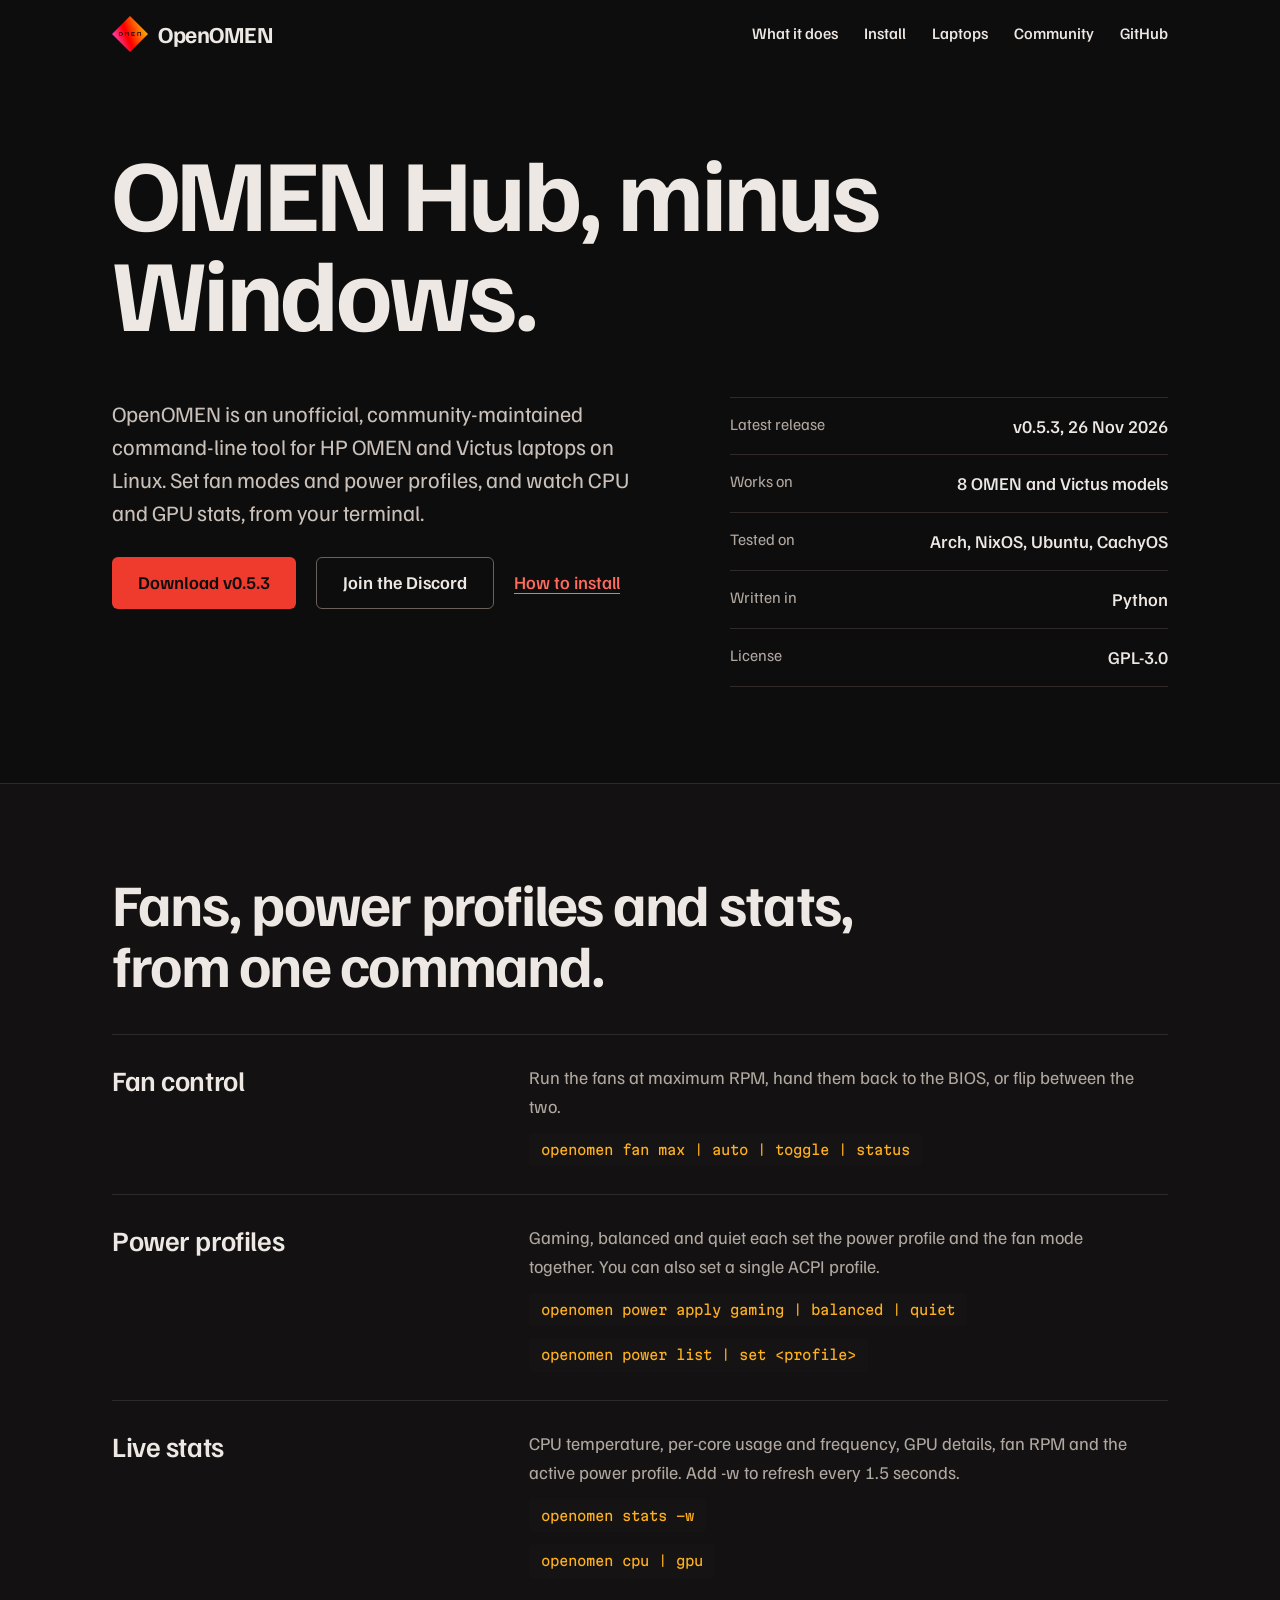
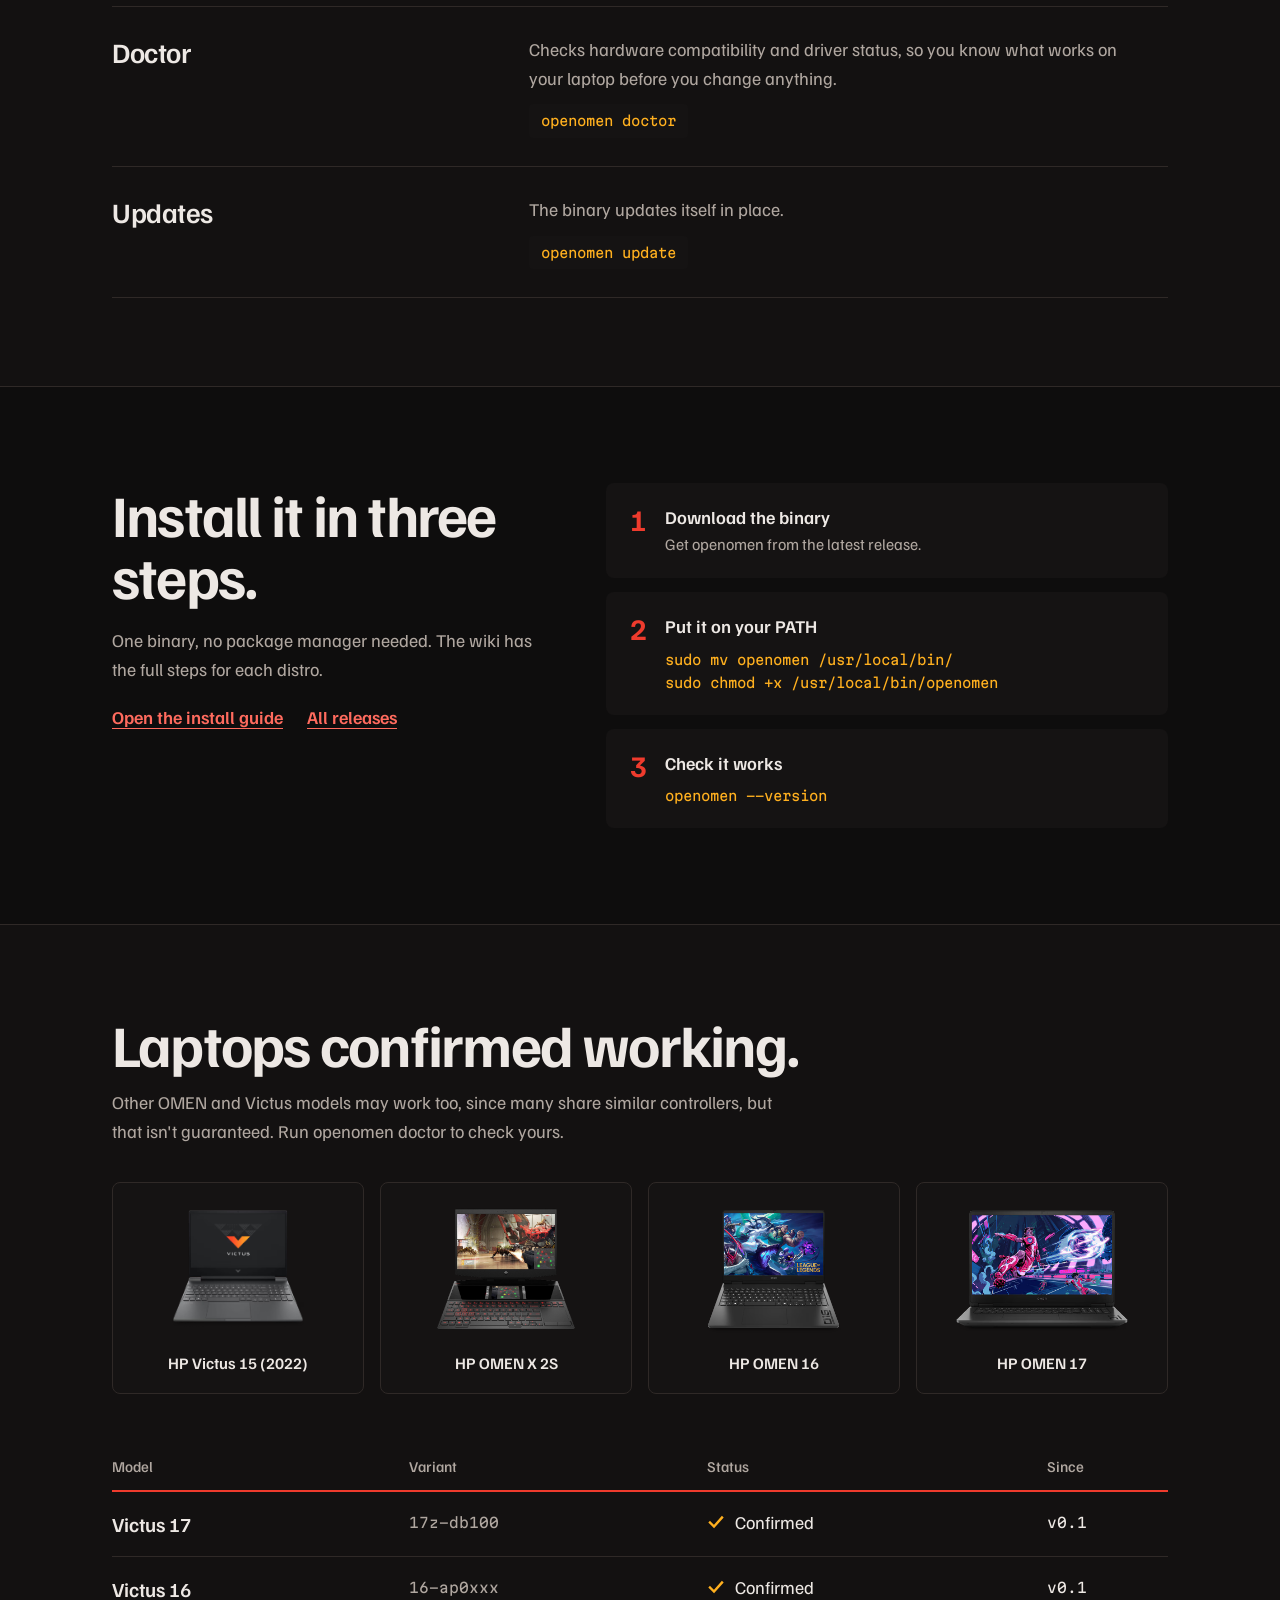
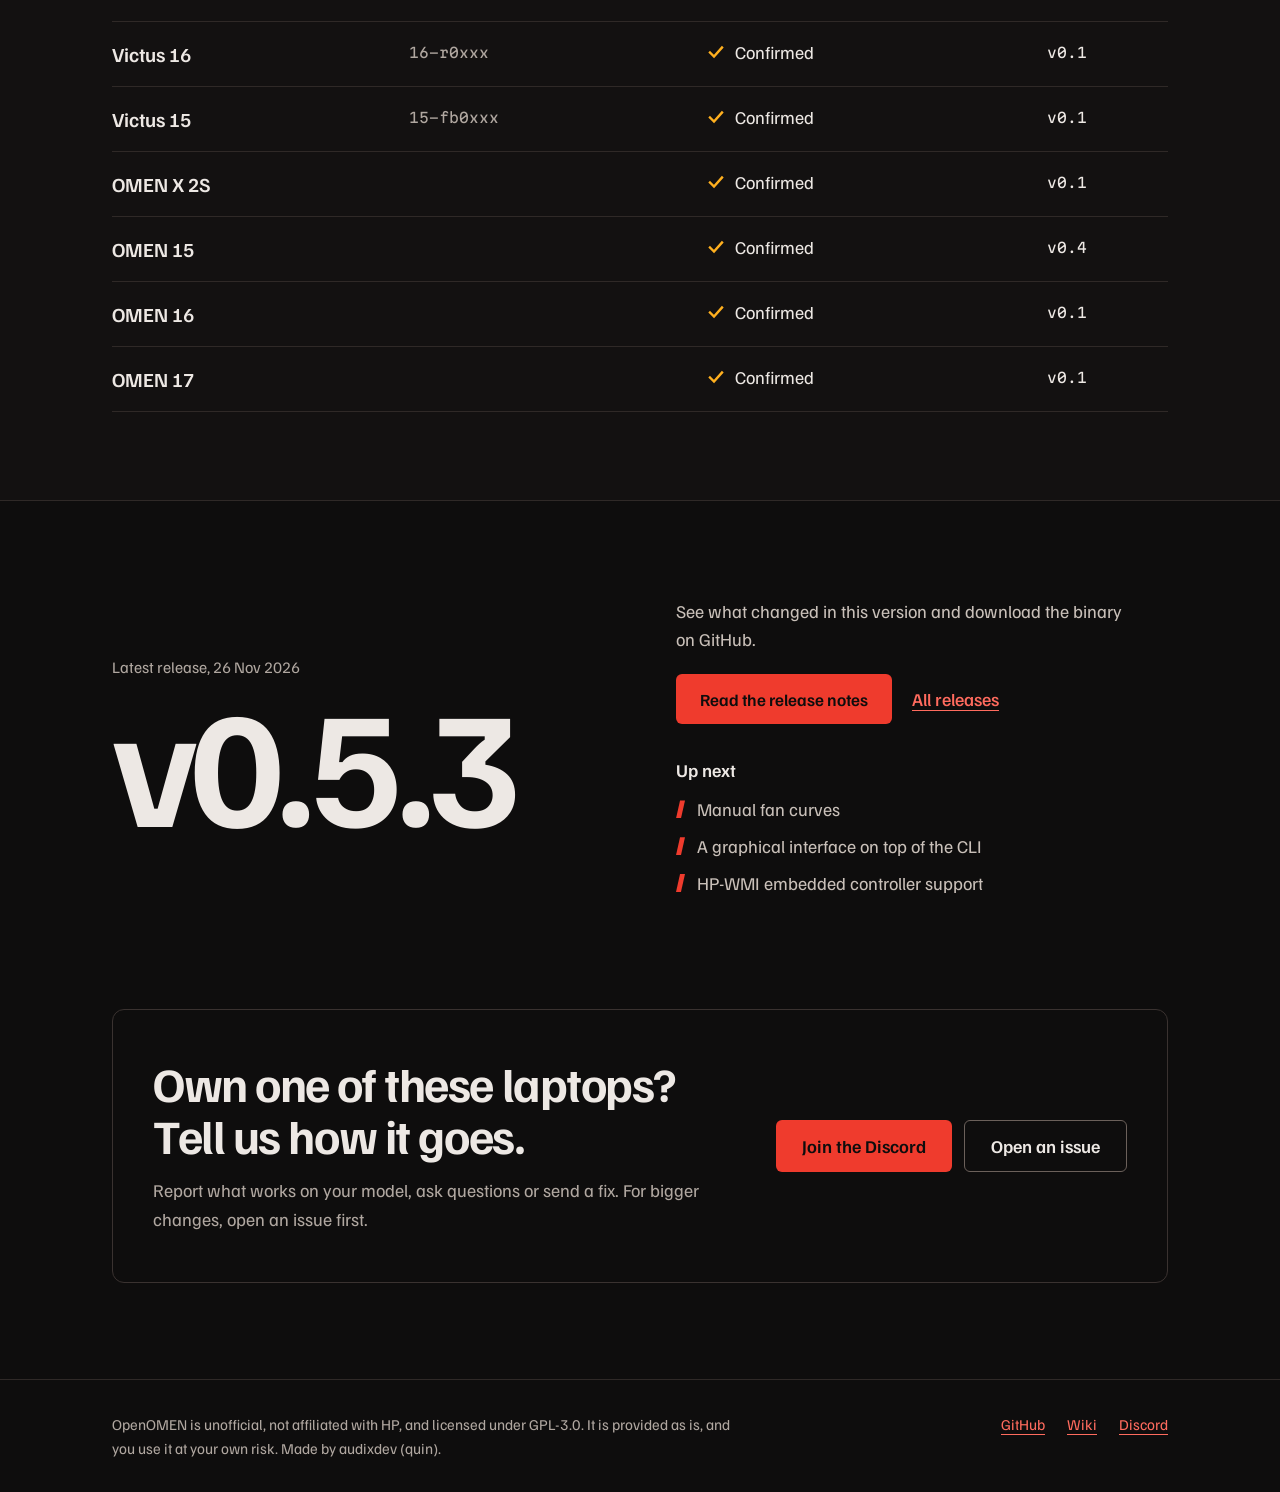
<file: index.html>
<!DOCTYPE html>
<html lang="en">

<head>
    <meta charset="UTF-8" />
    <meta name="viewport" content="width=device-width, initial-scale=1.0" />
    <script>document.documentElement.classList.add('js');</script>
    <title>OpenOMEN – OMEN Hub, minus Windows</title>
    <link rel="preconnect" href="https://fonts.googleapis.com">
    <link rel="preconnect" href="https://fonts.gstatic.com" crossorigin>
    <link href="https://fonts.googleapis.com/css2?family=Familjen+Grotesk:wght@400;500;600;700&family=Martian+Mono:wght@400;500&display=swap" rel="stylesheet">
    <link rel="stylesheet" href="style.css" />
    <link rel="icon" href="logo.png" type="image/png">

    <!-- Meta tags for google, discord and more -->
    <meta name="description"
        content="Unofficial driver and daemon for HP OMEN hardware on any Linux Distro's.">
    <meta name="keywords" content="OpenOMEN, HP OMEN, Linux, Ubuntu, Debian, Fan Control, RGB, Performance Profiles">
    <meta name="author" content="OpenOMEN">
    <meta property="og:title" content="OpenOMEN – Power Up Linux" />
    <meta property="og:description"
        content="Unofficial driver and daemon for HP OMEN hardware on any Linux Distro's." />
    <meta property="og:image" content="https://openomen.github.io/logo.png" />
    <meta property="og:url" content="https://openomen.github.io/" />
    <meta property="og:type" content="website" />
    <meta name="twitter:card" content="summary_large_image">
    <meta name="twitter:title" content="OpenOMEN – Power Up Linux">
    <meta name="twitter:description"
        content="Unofficial driver and daemon for HP OMEN hardware on any Linux Distro's.">
    <meta name="twitter:image" content="logo.png">
    <meta name="theme-color" content="#ef3b2d">
    <link rel="apple-touch-icon" href="logo.png">
    <link rel="icon" type="image/png" sizes="32x32" href="logo.png">
    <link rel="icon" type="image/png" sizes="16x16" href="logo.png">
    <link rel="shortcut icon" href="logo.png">
    <meta name="application-name" content="OpenOMEN">

</head>

<body>

    <header class="wrap site-header">
        <a class="brand" href="#top"><img class="brand-logo" src="logo.png" alt="OpenOMEN Logo" width="36" height="36" />OpenOMEN</a>
        <button class="nav-toggle" type="button" aria-expanded="false" aria-controls="primary-nav" aria-label="Menu">
            <span class="nav-toggle-bars" aria-hidden="true"></span>
        </button>
        <nav class="nav" id="primary-nav" aria-label="Primary">
            <a href="#commands">What it does</a>
            <a href="#install">Install</a>
            <a href="#devices">Laptops</a>
            <a href="#community">Community</a>
            <a href="https://github.com/openomen/openomen" target="_blank" rel="noopener">GitHub</a>
        </nav>
    </header>

    <main>
        <section class="wrap hero" id="top">
            <h1>OMEN Hub, minus Windows.</h1>
            <div class="hero-body">
                <div class="hero-copy">
                    <p class="lede">OpenOMEN is an unofficial, community-maintained command-line tool for HP OMEN and Victus laptops on Linux. Set fan modes and power profiles, and watch CPU and GPU stats, from your terminal.</p>
                    <div class="actions">
                        <a class="btn btn-red" href="https://github.com/openomen/openomen/releases/tag/CLI_0.5.3" target="_blank" rel="noopener">Download v0.5.3</a>
                        <a class="btn btn-line" href="https://discord.gg/UHQ5cztbUj" target="_blank" rel="noopener">Join the Discord</a>
                        <a href="#install" style="font-weight:500">How to install</a>
                    </div>
                </div>
                <dl class="facts">
                    <div><dt>Latest release</dt><dd>v0.5.3, 26 Nov 2026</dd></div>
                    <div><dt>Works on</dt><dd>8 OMEN and Victus models</dd></div>
                    <div><dt>Tested on</dt><dd>Arch, NixOS, Ubuntu, CachyOS</dd></div>
                    <div><dt>Written in</dt><dd>Python</dd></div>
                    <div><dt>License</dt><dd>GPL-3.0</dd></div>
                </dl>
            </div>
        </section>

        <section class="band" id="commands">
            <div class="wrap">
                <h2>Fans, power profiles and stats, from one command.</h2>
                <div>
            <div class="command">
                <h3>Fan control</h3>
                <div class="command-body">
                    <p>Run the fans at maximum RPM, hand them back to the BIOS, or flip between the two.</p>
                    <code class="cmd">openomen fan max | auto | toggle | status</code>
                </div>
            </div>
            <div class="command">
                <h3>Power profiles</h3>
                <div class="command-body">
                    <p>Gaming, balanced and quiet each set the power profile and the fan mode together. You can also set a single ACPI profile.</p>
                    <code class="cmd">openomen power apply gaming | balanced | quiet</code>
                    <code class="cmd">openomen power list | set &lt;profile&gt;</code>
                </div>
            </div>
            <div class="command">
                <h3>Live stats</h3>
                <div class="command-body">
                    <p>CPU temperature, per-core usage and frequency, GPU details, fan RPM and the active power profile. Add -w to refresh every 1.5 seconds.</p>
                    <code class="cmd">openomen stats -w</code>
                    <code class="cmd">openomen cpu | gpu</code>
                </div>
            </div>
            <div class="command">
                <h3>Doctor</h3>
                <div class="command-body">
                    <p>Checks hardware compatibility and driver status, so you know what works on your laptop before you change anything.</p>
                    <code class="cmd">openomen doctor</code>
                </div>
            </div>
            <div class="command">
                <h3>Updates</h3>
                <div class="command-body">
                    <p>The binary updates itself in place.</p>
                    <code class="cmd">openomen update</code>
                </div>
            </div>
                </div>
            </div>
        </section>

        <section class="wrap install" id="install">
            <div class="install-intro">
                <h2>Install it in three steps.</h2>
                <p>One binary, no package manager needed. The wiki has the full steps for each distro.</p>
                <div class="links">
                    <a class="strong-link" href="https://github.com/openomen/openomen/wiki/%F0%9F%93%A6-Installation-&-Usage" target="_blank" rel="noopener">Open the install guide</a>
                    <a class="strong-link" href="https://github.com/openomen/openomen/releases" target="_blank" rel="noopener">All releases</a>
                </div>
            </div>
            <ol class="steps">
                <li>
                    <span class="step-num">1</span>
                    <div class="step-body"><div class="step-title">Download the binary</div><div class="step-hint">Get openomen from the latest release.</div></div>
                </li>
                <li>
                    <span class="step-num">2</span>
                    <div class="step-body"><div class="step-title">Put it on your PATH</div>
<pre>sudo mv openomen /usr/local/bin/
sudo chmod +x /usr/local/bin/openomen</pre></div>
                </li>
                <li>
                    <span class="step-num">3</span>
                    <div class="step-body"><div class="step-title">Check it works</div>
<pre>openomen --version</pre></div>
                </li>
            </ol>
        </section>

        <section class="band" id="devices">
            <div class="wrap">
                <h2>Laptops confirmed working.</h2>
                <p class="section-note">Other OMEN and Victus models may work too, since many share similar controllers, but that isn't guaranteed. Run openomen doctor to check yours.</p>

                <div class="device-grid">
                <figure class="device-card">
                    <img src="assets/supported-devices/HP-Victus-15-2022.png" alt="HP Victus 15 (2022)" loading="lazy" />
                    <figcaption>HP Victus 15 (2022)</figcaption>
                </figure>
                <figure class="device-card">
                    <img src="assets/supported-devices/HP-omen-x-2s.png" alt="HP OMEN X 2S" loading="lazy" />
                    <figcaption>HP OMEN X 2S</figcaption>
                </figure>
                <figure class="device-card">
                    <img src="assets/supported-devices/hp-omen-16.png" alt="HP OMEN 16" loading="lazy" />
                    <figcaption>HP OMEN 16</figcaption>
                </figure>
                <figure class="device-card">
                    <img src="assets/supported-devices/hp-omen-17.png" alt="HP OMEN 17" loading="lazy" />
                    <figcaption>HP OMEN 17</figcaption>
                </figure>
                </div>

                <div class="table-scroll">
                    <table class="models">
                        <caption>Laptop models confirmed working with OpenOMEN</caption>
                        <thead>
                            <tr><th scope="col">Model</th><th scope="col">Variant</th><th scope="col">Status</th><th scope="col">Since</th></tr>
                        </thead>
                        <tbody>
                        <tr>
                            <th scope="row">Victus 17</th>
                            <td class="mono">17z-db100</td>
                            <td><span class="status"><svg width="18" height="18" viewBox="0 0 18 18" aria-hidden="true"><path d="M3 9.5l4 4 8-9" fill="none" stroke="#FFB01F" stroke-width="2.4" stroke-linecap="square"/></svg>Confirmed</span></td>
                            <td class="mono">v0.1</td>
                        </tr>
                        <tr>
                            <th scope="row">Victus 16</th>
                            <td class="mono">16-ap0xxx</td>
                            <td><span class="status"><svg width="18" height="18" viewBox="0 0 18 18" aria-hidden="true"><path d="M3 9.5l4 4 8-9" fill="none" stroke="#FFB01F" stroke-width="2.4" stroke-linecap="square"/></svg>Confirmed</span></td>
                            <td class="mono">v0.1</td>
                        </tr>
                        <tr>
                            <th scope="row">Victus 16</th>
                            <td class="mono">16-r0xxx</td>
                            <td><span class="status"><svg width="18" height="18" viewBox="0 0 18 18" aria-hidden="true"><path d="M3 9.5l4 4 8-9" fill="none" stroke="#FFB01F" stroke-width="2.4" stroke-linecap="square"/></svg>Confirmed</span></td>
                            <td class="mono">v0.1</td>
                        </tr>
                        <tr>
                            <th scope="row">Victus 15</th>
                            <td class="mono">15-fb0xxx</td>
                            <td><span class="status"><svg width="18" height="18" viewBox="0 0 18 18" aria-hidden="true"><path d="M3 9.5l4 4 8-9" fill="none" stroke="#FFB01F" stroke-width="2.4" stroke-linecap="square"/></svg>Confirmed</span></td>
                            <td class="mono">v0.1</td>
                        </tr>
                        <tr>
                            <th scope="row">OMEN X 2S</th>
                            <td class="mono"></td>
                            <td><span class="status"><svg width="18" height="18" viewBox="0 0 18 18" aria-hidden="true"><path d="M3 9.5l4 4 8-9" fill="none" stroke="#FFB01F" stroke-width="2.4" stroke-linecap="square"/></svg>Confirmed</span></td>
                            <td class="mono">v0.1</td>
                        </tr>
                        <tr>
                            <th scope="row">OMEN 15</th>
                            <td class="mono"></td>
                            <td><span class="status"><svg width="18" height="18" viewBox="0 0 18 18" aria-hidden="true"><path d="M3 9.5l4 4 8-9" fill="none" stroke="#FFB01F" stroke-width="2.4" stroke-linecap="square"/></svg>Confirmed</span></td>
                            <td class="mono">v0.4</td>
                        </tr>
                        <tr>
                            <th scope="row">OMEN 16</th>
                            <td class="mono"></td>
                            <td><span class="status"><svg width="18" height="18" viewBox="0 0 18 18" aria-hidden="true"><path d="M3 9.5l4 4 8-9" fill="none" stroke="#FFB01F" stroke-width="2.4" stroke-linecap="square"/></svg>Confirmed</span></td>
                            <td class="mono">v0.1</td>
                        </tr>
                        <tr>
                            <th scope="row">OMEN 17</th>
                            <td class="mono"></td>
                            <td><span class="status"><svg width="18" height="18" viewBox="0 0 18 18" aria-hidden="true"><path d="M3 9.5l4 4 8-9" fill="none" stroke="#FFB01F" stroke-width="2.4" stroke-linecap="square"/></svg>Confirmed</span></td>
                            <td class="mono">v0.1</td>
                        </tr>
                        </tbody>
                    </table>
                </div>
            </div>
        </section>

        <section class="wrap releases" id="releases">
            <div>
                <div class="release-date">Latest release, 26 Nov 2026</div>
                <div class="release-version">v0.5.3</div>
            </div>
            <div class="release-info">
                <p>See what changed in this version and download the binary on GitHub.</p>
                <div class="actions">
                    <a class="btn btn-sm btn-red" href="https://github.com/openomen/openomen/releases/tag/CLI_0.5.3" target="_blank" rel="noopener">Read the release notes</a>
                    <a href="https://github.com/openomen/openomen/releases" target="_blank" rel="noopener" style="font-weight:500">All releases</a>
                </div>
                <div class="up-next">
                    <h3>Up next</h3>
                    <ul>
                        <li><span class="bolt" aria-hidden="true"></span> Manual fan curves</li>
                        <li><span class="bolt" aria-hidden="true"></span> A graphical interface on top of the CLI</li>
                        <li><span class="bolt" aria-hidden="true"></span> HP-WMI embedded controller support</li>
                    </ul>
                </div>
            </div>
        </section>

        <section class="wrap community" id="community">
            <div class="cta">
                <div class="cta-copy">
                    <h2>Own one of these laptops? Tell us how it goes.</h2>
                    <p>Report what works on your model, ask questions or send a fix. For bigger changes, open an issue first.</p>
                </div>
                <div class="actions">
                    <a class="btn btn-red" href="https://discord.gg/UHQ5cztbUj" target="_blank" rel="noopener">Join the Discord</a>
                    <a class="btn btn-line" href="https://github.com/openomen/openomen/issues" target="_blank" rel="noopener">Open an issue</a>
                </div>
            </div>
        </section>
    </main>

    <footer class="site-footer">
        <div class="wrap">
            <p>OpenOMEN is unofficial, not affiliated with HP, and licensed under GPL-3.0. It is provided as is, and you use it at your own risk. Made by audixdev (quin).</p>
            <nav class="footer-nav" aria-label="Footer">
                <a href="https://github.com/openomen/openomen" target="_blank" rel="noopener">GitHub</a>
                <a href="https://github.com/openomen/openomen/wiki" target="_blank" rel="noopener">Wiki</a>
                <a href="https://discord.gg/UHQ5cztbUj" target="_blank" rel="noopener">Discord</a>
            </nav>
        </div>
    </footer>

    <script>
        (function () {
            var btn = document.querySelector('.nav-toggle');
            var nav = document.getElementById('primary-nav');
            if (!btn || !nav) return;
            function setOpen(open) {
                btn.setAttribute('aria-expanded', open ? 'true' : 'false');
                nav.classList.toggle('open', open);
            }
            btn.addEventListener('click', function () {
                setOpen(btn.getAttribute('aria-expanded') !== 'true');
            });
            nav.addEventListener('click', function (e) {
                if (e.target.closest('a')) setOpen(false);
            });
            document.addEventListener('keydown', function (e) {
                if (e.key === 'Escape') { setOpen(false); btn.focus(); }
            });
        })();
    </script>

</body>

</html>
</file>
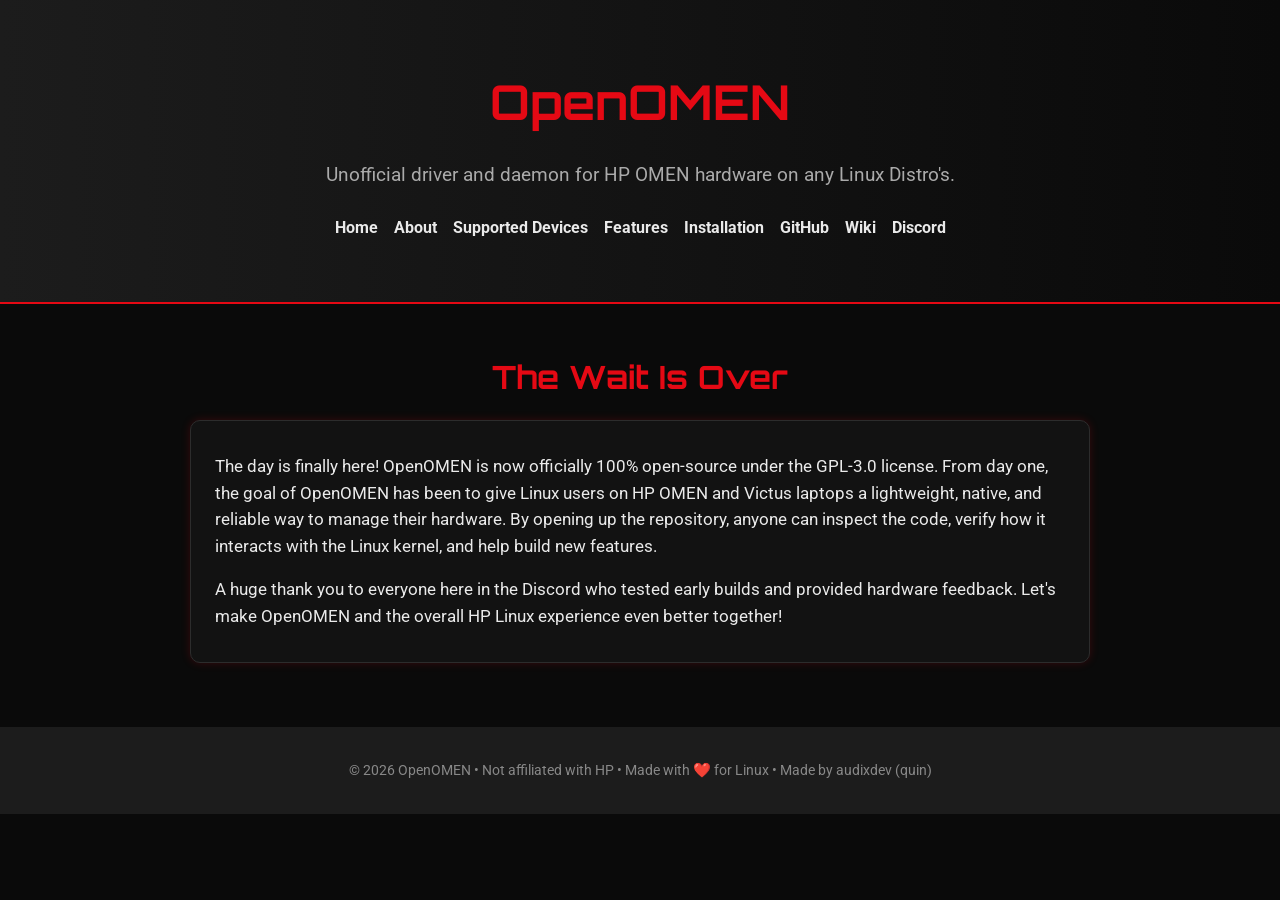
<file: july26th/index.html>
<!DOCTYPE html>
<html lang="en">

<head>
    <meta charset="UTF-8" />
    <meta name="viewport" content="width=device-width, initial-scale=1.0" />
    <title>OpenOMEN</title>
    <link href="https://fonts.googleapis.com/css2?family=Orbitron:wght@600&family=Roboto&display=swap" rel="stylesheet">
    <link rel="stylesheet" href="style.css" />
    <link rel="icon" href="../logo.png" type="image/png">

    <meta name="description" content="OpenOMEN is going fully open-source under GPL-3.0. Countdown to the big day.">
    <meta property="og:title" content="OpenOMEN – Going Open Source" />
    <meta property="og:description" content="Countdown to OpenOMEN going 100% open-source under GPL-3.0." />
    <meta property="og:image" content="https://openomen.github.io/logo.png" />
    <meta property="og:url" content="https://openomen.github.io/july26th" />
    <meta property="og:type" content="website" />
    <meta name="twitter:card" content="summary_large_image">
    <meta name="theme-color" content="#e50914">
</head>

<body>

    <header>
        <h1>OpenOMEN</h1>
        <p>Unofficial driver and daemon for HP OMEN hardware on any Linux Distro's.</p>
        <nav>
            <a href="/">Home</a>
            <a href="/#about">About</a>
            <a href="/#devices">Supported Devices</a>
            <a href="/#features">Features</a>
            <a href="/#install">Installation</a>
            <a href="https://github.com/openomen/openomen" target="_blank">GitHub</a>
            <a href="https://github.com/openomen/openomen/wiki" target="_blank">Wiki</a>
            <a href="https://discord.gg/UHQ5cztbUj" target="_blank">Discord</a>
        </nav>
    </header>

    <section class="section" id="countdown-section">
        <h2 id="headline">Big news for OpenOMEN drops in:</h2>

        <div class="card" id="countdown-card">
            <!-- <p id="countdown-sub">Big news for OpenOMEN drops in:</p> -->

            <div class="countdown-grid" id="countdown-grid">
                <div class="countdown-block">
                    <span class="countdown-number" id="days">00</span>
                    <span class="countdown-label">Days</span>
                </div>
                <div class="countdown-block">
                    <span class="countdown-number" id="hours">00</span>
                    <span class="countdown-label">Hours</span>
                </div>
                <div class="countdown-block">
                    <span class="countdown-number" id="minutes">00</span>
                    <span class="countdown-label">Minutes</span>
                </div>
                <div class="countdown-block">
                    <span class="countdown-number" id="seconds">00</span>
                    <span class="countdown-label">Seconds</span>
                </div>
            </div>

            <p class="countdown-target">Target: July 26th, 15:00 (3:00 PM) CEST</p>
        </div>

        <div class="card" id="reveal-card" style="display:none;">
            <p id="reveal-text"></p>
        </div>
    </section>

    <div class="footer">
        &copy; 2026 OpenOMEN • Not affiliated with HP • Made with ❤️ for Linux • Made by audixdev (quin)
    </div>

    <script>
        // July 26th 15:00 CEST = July 26th 13:00 UTC (CEST is UTC+2)
        const targetDate = new Date("2026-07-26T13:00:00Z").getTime();

        function pad(n) {
            return String(n).padStart(2, "0");
        }

        let revealed = false;

        async function showReveal() {
            if (revealed) return;
            revealed = true;

            document.getElementById("countdown-card").style.display = "none";
            document.getElementById("headline").textContent = "The Wait Is Over";
            const revealCard = document.getElementById("reveal-card");
            const revealParagraph = document.getElementById("reveal-text");

            try {
                const res = await fetch("./reveal.json", { cache: "no-store" });
                const data = await res.json();
                const text = atob(data.b64);
                revealParagraph.innerHTML = text.split("\n\n").map(p => `<p>${p}</p>`).join("");
            } catch (e) {
                revealParagraph.innerHTML = "<p>Something went wrong loading the announcement. Please refresh or check the Discord.</p>";
            }

            revealCard.style.display = "block";
        }

        function updateCountdown() {
            const now = new Date().getTime();
            const distance = targetDate - now;

            if (distance <= 0) {
                showReveal();
                clearInterval(timer);
                return;
            }

            const days = Math.floor(distance / (1000 * 60 * 60 * 24));
            const hours = Math.floor((distance % (1000 * 60 * 60 * 24)) / (1000 * 60 * 60));
            const minutes = Math.floor((distance % (1000 * 60 * 60)) / (1000 * 60));
            const seconds = Math.floor((distance % (1000 * 60)) / 1000);

            document.getElementById("days").textContent = pad(days);
            document.getElementById("hours").textContent = pad(hours);
            document.getElementById("minutes").textContent = pad(minutes);
            document.getElementById("seconds").textContent = pad(seconds);
        }

        updateCountdown();
        const timer = setInterval(updateCountdown, 1000);
    </script>

</body>

</html>
</file>
<file: style.css>
/* OpenOMEN home page – redesign */
:root {
  --bg: #0e0d0d;
  --bg-alt: #131111;
  --surface: #151313;
  --text: #ede8e4;
  --text-soft: #c9c0b9;
  --text-muted: #b0a7a0;
  --line: #2f2927;
  --line-strong: #3a3230;
  --line-btn: #6b605a;
  --red: #ef3b2d;
  --amber: #ffb01f;
  --link: #ff6b5e;
  --font-sans: 'Familjen Grotesk', system-ui, sans-serif;
  --font-mono: 'Martian Mono', ui-monospace, monospace;
}

*, *::before, *::after { box-sizing: border-box; }

html { scroll-behavior: smooth; }

body {
  margin: 0;
  background: var(--bg);
  color: var(--text);
  font-family: var(--font-sans);
  font-size: 18px;
  line-height: 1.6;
  overflow-x: hidden;
}

a {
  color: var(--link);
  text-decoration: underline;
  text-decoration-thickness: 1px;
  text-underline-offset: 4px;
}
a:hover { color: var(--amber); }
a:focus-visible { outline: 2px solid var(--amber); outline-offset: 3px; }

h1, h2, h3, p, dl, dd, ol, ul, pre { margin: 0; }

.wrap {
  max-width: 1120px;
  margin: 0 auto;
  padding-left: 32px;
  padding-right: 32px;
}

/* Header */
.site-header {
  padding-top: 12px;
  padding-bottom: 12px;
  display: flex;
  flex-wrap: wrap;
  align-items: center;
  justify-content: space-between;
  gap: 4px 24px;
}

.brand {
  display: inline-flex;
  align-items: center;
  gap: 10px;
  min-height: 44px;
  color: var(--text);
  font-weight: 700;
  font-size: 23px;
  letter-spacing: -0.02em;
  text-decoration: none;
}
.brand:hover { color: var(--text); }

.brand-logo {
  display: block;
  flex: 0 0 auto;
  width: 36px;
  height: 36px;
  object-fit: contain;
}

.bolt {
  display: block;
  flex: 0 0 auto;
  width: 12px;
  height: 22px;
  background: var(--red);
  clip-path: polygon(45% 0, 100% 0, 55% 100%, 0 100%);
}

.nav {
  display: flex;
  flex-wrap: wrap;
  gap: 0 26px;
  font-size: 16px;
  font-weight: 500;
}
.nav a {
  display: inline-flex;
  align-items: center;
  min-height: 44px;
  color: var(--text);
  text-decoration: none;
}
.nav a:hover { color: var(--link); }

/* Hamburger toggle (mobile only) */
.nav-toggle {
  display: none;
  width: 44px;
  height: 44px;
  padding: 0;
  align-items: center;
  justify-content: center;
  background: none;
  border: 1px solid var(--line-btn);
  border-radius: 6px;
  color: var(--text);
  cursor: pointer;
}
.nav-toggle:hover { border-color: var(--amber); color: var(--amber); }
.nav-toggle:focus-visible { outline: 2px solid var(--amber); outline-offset: 3px; }

.nav-toggle-bars,
.nav-toggle-bars::before,
.nav-toggle-bars::after {
  display: block;
  width: 20px;
  height: 2px;
  background: currentColor;
  transition: transform 0.2s ease, background-color 0.2s ease;
}
.nav-toggle-bars { position: relative; }
.nav-toggle-bars::before,
.nav-toggle-bars::after { content: ""; position: absolute; left: 0; }
.nav-toggle-bars::before { top: -6px; }
.nav-toggle-bars::after { top: 6px; }
.nav-toggle[aria-expanded="true"] .nav-toggle-bars { background: transparent; }
.nav-toggle[aria-expanded="true"] .nav-toggle-bars::before { transform: translateY(6px) rotate(45deg); }
.nav-toggle[aria-expanded="true"] .nav-toggle-bars::after { transform: translateY(-6px) rotate(-45deg); }

@media (max-width: 720px) {
  .js .nav-toggle { display: inline-flex; }
  .js .nav { display: none; flex-basis: 100%; flex-direction: column; padding-bottom: 8px; border-top: 1px solid var(--line); }
  .js .nav.open { display: flex; }
  .js .nav a { border-bottom: 1px solid var(--line); }
}

@media (prefers-reduced-motion: reduce) {
  .nav-toggle-bars, .nav-toggle-bars::before, .nav-toggle-bars::after { transition: none; }
}

/* Buttons */
.btn {
  display: inline-flex;
  align-items: center;
  min-height: 52px;
  padding: 0 26px;
  border-radius: 6px;
  font-weight: 600;
  font-size: 18px;
  text-decoration: none;
}
.btn-red { background: var(--red); color: var(--bg); }
.btn-red:hover { background: var(--amber); color: var(--bg); }
.btn-line { border: 1px solid var(--line-btn); color: var(--text); }
.btn-line:hover { border-color: var(--amber); color: var(--amber); }
.btn-sm { min-height: 50px; padding: 0 24px; font-size: 17px; }

.actions { display: flex; flex-wrap: wrap; gap: 12px 20px; align-items: center; }
.strong-link { font-weight: 600; }

/* Type */
h1 {
  font-weight: 700;
  font-size: clamp(52px, 8vw, 112px);
  line-height: 0.98;
  letter-spacing: -0.035em;
  max-width: 9.5em;
}

h2 {
  font-weight: 700;
  font-size: clamp(36px, 4.6vw, 60px);
  line-height: 1.04;
  letter-spacing: -0.03em;
}

code, pre { font-family: var(--font-mono); }

.cmd {
  align-self: flex-start;
  max-width: 100%;
  background: var(--surface);
  border-radius: 4px;
  padding: 6px 12px;
  font-size: 13.5px;
  color: var(--amber);
  overflow-wrap: anywhere;
}

/* Hero */
.hero { padding-top: 72px; padding-bottom: 96px; }

.hero-body {
  margin-top: 56px;
  display: flex;
  flex-wrap: wrap;
  gap: 48px 80px;
  align-items: flex-start;
}
.hero-copy {
  flex: 1 1 440px;
  min-width: 0;
  display: flex;
  flex-direction: column;
  gap: 28px;
  align-items: flex-start;
}
.lede { max-width: 30em; font-size: 22px; line-height: 1.5; color: var(--text-soft); }

.facts {
  flex: 1 1 340px;
  min-width: 0;
  max-width: 460px;
  border-bottom: 1px solid var(--line);
}
.facts div {
  display: flex;
  flex-wrap: wrap;
  justify-content: space-between;
  gap: 2px 20px;
  padding: 14px 0;
  border-top: 1px solid var(--line);
}
.facts dt { color: var(--text-muted); font-size: 16px; }
.facts dd { font-weight: 500; text-align: right; }

/* Alternating bands */
.band { background: var(--bg-alt); border-top: 1px solid var(--line); border-bottom: 1px solid var(--line); }
.band > .wrap { padding-top: 88px; padding-bottom: 88px; }

/* Commands */
#commands h2 { margin-bottom: 40px; max-width: 14em; }
.command {
  border-top: 1px solid var(--line);
  padding: 28px 0;
  display: flex;
  flex-wrap: wrap;
  gap: 12px 48px;
  align-items: flex-start;
}
.command:last-child { border-bottom: 1px solid var(--line); }
.command h3 { flex: 1 1 260px; font-weight: 600; font-size: 28px; line-height: 1.2; letter-spacing: -0.015em; }
.command-body { flex: 2 1 420px; min-width: 0; display: flex; flex-direction: column; gap: 12px; }
.command-body p { color: var(--text-muted); max-width: 34em; }

/* Install */
.install {
  padding-top: 96px;
  padding-bottom: 96px;
  display: flex;
  flex-wrap: wrap;
  gap: 40px 72px;
  align-items: flex-start;
}
.install-intro { flex: 1 1 340px; min-width: 0; display: flex; flex-direction: column; gap: 20px; }
.install-intro p { color: var(--text-muted); max-width: 26em; }
.links { display: flex; flex-wrap: wrap; gap: 8px 24px; }

.steps {
  flex: 1 1 480px;
  min-width: 0;
  padding: 0;
  list-style: none;
  display: flex;
  flex-direction: column;
  gap: 14px;
}
.steps li {
  display: flex;
  gap: 18px;
  align-items: flex-start;
  background: var(--surface);
  border-radius: 8px;
  padding: 20px 24px;
}
.step-num { flex: 0 0 auto; font-weight: 700; font-size: 30px; line-height: 1.1; color: var(--red); }
.step-body { min-width: 0; flex: 1 1 auto; }
.step-title { font-weight: 600; }
.step-title + pre { margin-top: 8px; }
.step-hint { color: var(--text-muted); font-size: 16px; }
.steps pre { font-size: 13.5px; line-height: 1.7; color: var(--amber); overflow-x: auto; }

/* Devices */
#devices h2 { margin-bottom: 14px; }
.section-note { margin-bottom: 36px; color: var(--text-muted); max-width: 38em; }

.device-grid {
  display: grid;
  grid-template-columns: repeat(auto-fit, minmax(200px, 1fr));
  gap: 16px;
  margin-bottom: 48px;
}
.device-card {
  margin: 0;
  background: var(--surface);
  border: 1px solid var(--line);
  border-radius: 8px;
  padding: 16px;
  text-align: center;
}
.device-card img { display: block; width: 100%; height: 140px; object-fit: contain; }
.device-card figcaption { margin-top: 12px; font-weight: 600; font-size: 16px; }

.table-scroll { overflow-x: auto; }
.models { width: 100%; min-width: 620px; border-collapse: collapse; text-align: left; font-size: 18px; }
.models caption { position: absolute; left: -9999px; }
.models thead tr { border-bottom: 2px solid var(--red); color: var(--text-muted); font-size: 15px; }
.models th, .models td { padding: 16px; }
.models th:first-child, .models td:first-child { padding-left: 0; }
.models th:last-child, .models td:last-child { padding-right: 0; }
.models thead th { padding-top: 12px; padding-bottom: 12px; font-weight: 500; }
.models tbody tr { border-bottom: 1px solid var(--line); }
.models tbody th { font-weight: 600; font-size: 20px; }
.models .mono { font-family: var(--font-mono); font-size: 14px; }
.models td.mono:nth-child(2) { color: var(--text-muted); }
.status { display: inline-flex; align-items: center; gap: 10px; }

/* Releases */
.releases {
  padding-top: 96px;
  padding-bottom: 40px;
  display: flex;
  flex-wrap: wrap;
  gap: 32px 72px;
  align-items: center;
}
.releases > div { flex: 1 1 340px; min-width: 0; }
.release-date { font-size: 16px; color: var(--text-muted); }
.release-version {
  font-weight: 700;
  font-size: clamp(88px, 13vw, 168px);
  line-height: 0.95;
  letter-spacing: -0.05em;
}
.release-info { display: flex; flex-direction: column; gap: 20px; align-items: flex-start; }
.release-info > p { color: var(--text-soft); max-width: 26em; }
.up-next { width: 100%; margin-top: 12px; }
.up-next h3 { font-weight: 600; font-size: inherit; margin-bottom: 10px; }
.up-next ul { padding: 0; list-style: none; display: flex; flex-direction: column; gap: 8px; color: var(--text-soft); }
.up-next li { display: flex; gap: 12px; align-items: center; }
.up-next .bolt { width: 9px; height: 18px; }

/* Community */
.community { padding-top: 72px; padding-bottom: 96px; }
.cta {
  border: 1px solid var(--line-strong);
  border-radius: 12px;
  padding: 48px 40px;
  display: flex;
  flex-wrap: wrap;
  gap: 28px 48px;
  align-items: center;
  justify-content: space-between;
}
.cta-copy { flex: 1 1 440px; min-width: 0; }
.cta h2 { font-size: clamp(32px, 4vw, 48px); line-height: 1.08; }
.cta p { margin-top: 14px; color: var(--text-muted); max-width: 32em; }
.cta .actions { gap: 12px; }

/* Footer */
.site-footer { border-top: 1px solid var(--line); }
.site-footer .wrap {
  padding-top: 32px;
  padding-bottom: 32px;
  display: flex;
  flex-wrap: wrap;
  gap: 12px 32px;
  justify-content: space-between;
  font-size: 15px;
  color: var(--text-muted);
}
.site-footer p { max-width: 42em; }
.footer-nav { display: flex; flex-wrap: wrap; gap: 8px 22px; align-self: flex-start; }

@media (max-width: 600px) {
  .wrap { padding-left: 20px; padding-right: 20px; }
  .cta { padding: 32px 24px; }
}

@media (prefers-reduced-motion: reduce) {
  html { scroll-behavior: auto; }
}
</file>
<file: july26th/style.css>
/* Root variables for consistent theming (matches main site) */
:root {
  --bg-color: #0a0a0a;
  --text-color: #eaeaea;
  --accent-red: #e50914;
  --accent-dark: #1c1c1c;
  --card-bg: #121212;
  --border: #2c2c2c;
}

/* Base styles */
body {
  margin: 0;
  background-color: var(--bg-color);
  font-family: 'Roboto', sans-serif;
  color: var(--text-color);
  line-height: 1.6;
}

/* Header styles */
header {
  background: linear-gradient(to right, #1c1c1c, #0a0a0a);
  padding: 2rem 3rem;
  text-align: center;
  border-bottom: 2px solid var(--accent-red);
}

header h1 {
  font-family: 'Orbitron', sans-serif;
  font-size: 3rem;
  color: var(--accent-red);
  margin-bottom: 0.5rem;
}

header p {
  font-size: 1.2rem;
  color: #aaa;
}

/* Navigation bar */
nav {
  display: flex;
  justify-content: center;
  flex-wrap: wrap;
  gap: 1rem;
  margin: 1.5rem 0;
}

nav a {
  color: var(--text-color);
  text-decoration: none;
  font-weight: bold;
  border-bottom: 2px solid transparent;
  padding-bottom: 0.25rem;
}

nav a:hover {
  border-bottom: 2px solid var(--accent-red);
}

/* General section layout */
.section {
  max-width: 900px;
  margin: 3rem auto;
  padding: 0 2rem;
  text-align: center;
}

.section h2 {
  color: var(--accent-red);
  font-family: 'Orbitron', sans-serif;
  font-size: 2rem;
  margin-bottom: 1rem;
}

/* Card component */
.card {
  background-color: var(--card-bg);
  border: 1px solid var(--border);
  border-radius: 10px;
  padding: 2rem 1.5rem;
  margin: 1rem 0;
  box-shadow: 0 0 10px rgba(229, 9, 20, 0.2);
}

#countdown-sub {
  font-size: 1.1rem;
  color: #ccc;
  margin-top: 0;
}

/* Countdown grid */
.countdown-grid {
  display: grid;
  grid-template-columns: repeat(4, 1fr);
  gap: 1rem;
  max-width: 600px;
  margin: 2rem auto;
}

.countdown-block {
  background: var(--accent-dark);
  border: 1px solid var(--border);
  border-radius: 10px;
  padding: 1.2rem 0.5rem;
  box-shadow: 0 0 10px rgba(229, 9, 20, 0.2);
}

.countdown-number {
  display: block;
  font-family: 'Orbitron', sans-serif;
  font-size: 2.5rem;
  color: var(--accent-red);
  text-shadow: 0 0 12px rgba(229, 9, 20, 0.5);
}

.countdown-label {
  display: block;
  margin-top: 0.5rem;
  font-size: 0.85rem;
  color: #aaa;
  text-transform: uppercase;
  letter-spacing: 0.05em;
}

.countdown-target {
  color: #888;
  font-size: 0.9rem;
  margin-bottom: 0;
}

#reveal-card p {
  text-align: left;
  color: var(--text-color);
  font-size: 1.05rem;
  margin: 0 0 1rem 0;
}

#reveal-card p:last-child {
  margin-bottom: 0;
}

/* Footer */
.footer {
  text-align: center;
  padding: 2rem;
  background-color: var(--accent-dark);
  color: #888;
  font-size: 0.9rem;
  margin-top: 4rem;
}

/* Responsive design adjustments */
@media (max-width: 768px) {
  header {
    padding: 1.5rem 1rem;
  }

  header h1 {
    font-size: 2.2rem;
  }

  header p {
    font-size: 1rem;
    padding: 0 0.5rem;
  }

  nav {
    flex-direction: column;
    align-items: center;
    gap: 0.75rem;
  }

  .section {
    padding: 0 1rem;
  }

  .section h2 {
    font-size: 1.6rem;
  }

  .card {
    padding: 1.2rem 1rem;
  }

  .countdown-grid {
    grid-template-columns: repeat(2, 1fr);
    gap: 0.75rem;
  }

  .countdown-number {
    font-size: 2rem;
  }

  .footer {
    font-size: 0.8rem;
    padding: 1.5rem 1rem;
  }
}
</file>
